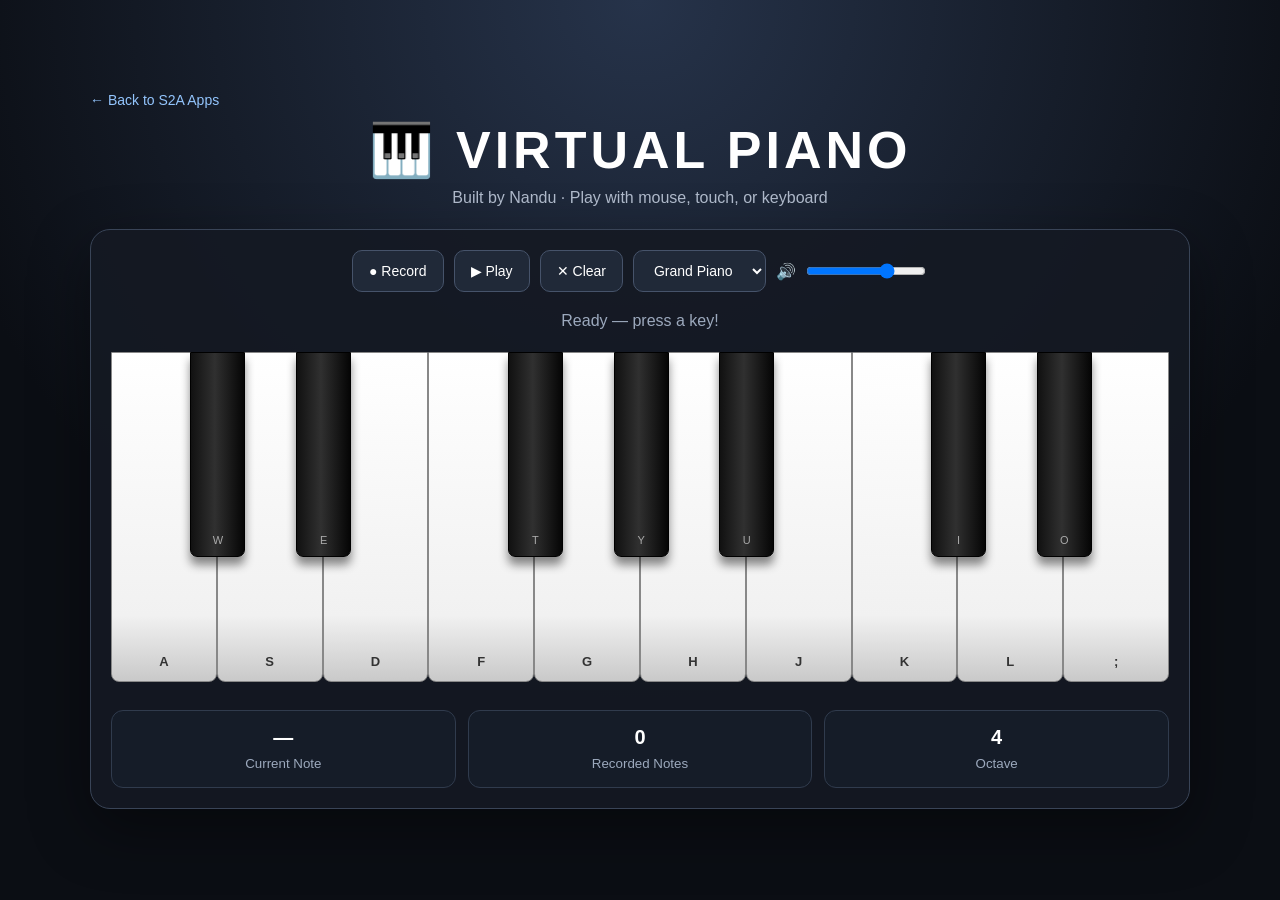
<file: games/piano.html>
<!DOCTYPE html>
<html lang="en">
<head>
<meta charset="UTF-8">
<meta name="viewport" content="width=device-width, initial-scale=1.0">
<title>Virtual Piano</title>

<style>
* {
    box-sizing: border-box;
}

body.embed {
    padding: 12px;
    min-height: auto;
    align-items: stretch;
}

body.embed header {
    margin-bottom: 12px;
}

body.embed h1 {
    font-size: clamp(22px, 4vw, 34px);
    letter-spacing: 2px;
}

body.embed .subtitle,
body.embed .site-back {
    display: none;
}

.site-back {
    display: inline-block;
    margin-bottom: 12px;
    color: #93c5fd;
    text-decoration: none;
    font-size: 14px;
}

.site-back:hover {
    text-decoration: underline;
}

body {
    margin: 0;
    min-height: 100vh;
    font-family: Arial, sans-serif;
    background:
        radial-gradient(circle at top, #26334a, #0b0e14 65%);
    color: white;
    display: flex;
    justify-content: center;
    align-items: center;
    padding: 25px;
}

.app {
    width: min(1100px, 100%);
}

header {
    text-align: center;
    margin-bottom: 22px;
}

h1 {
    margin: 0;
    font-size: clamp(30px, 5vw, 52px);
    letter-spacing: 4px;
}

.subtitle {
    margin-top: 8px;
    color: #aeb8c9;
}

.panel {
    background: rgba(20, 25, 35, 0.9);
    border: 1px solid #394457;
    border-radius: 20px;
    padding: 20px;
    box-shadow: 0 20px 60px rgba(0,0,0,.4);
}

.controls {
    display: flex;
    flex-wrap: wrap;
    gap: 10px;
    justify-content: center;
    margin-bottom: 20px;
}

button, select {
    border: 1px solid #46536a;
    background: #202938;
    color: white;
    padding: 11px 16px;
    border-radius: 10px;
    cursor: pointer;
    font-size: 14px;
}

button:hover, select:hover {
    background: #2b374a;
}

button.active {
    background: #3b82f6;
    border-color: #60a5fa;
}

.volume {
    display: flex;
    align-items: center;
    gap: 8px;
}

input[type="range"] {
    width: 120px;
}

.status {
    text-align: center;
    min-height: 25px;
    color: #9ca9bd;
    margin-bottom: 15px;
}

.piano-wrapper {
    overflow-x: auto;
    padding-bottom: 10px;
}

.piano {
    position: relative;
    height: 330px;
    min-width: 850px;
    display: flex;
    user-select: none;
    touch-action: none;
}

.key {
    position: relative;
    cursor: pointer;
    transition: transform .05s, filter .05s;
}

.white {
    flex: 1;
    height: 330px;
    background: linear-gradient(
        to bottom,
        #ffffff 0%,
        #f1f1f1 80%,
        #c9c9c9 100%
    );
    border: 1px solid #888;
    border-radius: 0 0 8px 8px;
    color: #333;
    z-index: 1;
}

.white span {
    position: absolute;
    bottom: 12px;
    left: 50%;
    transform: translateX(-50%);
    font-weight: bold;
    font-size: 13px;
}

.black {
    position: absolute;
    width: 55px;
    height: 205px;
    top: 0;
    background: linear-gradient(
        to right,
        #111,
        #303030 45%,
        #050505
    );
    border-radius: 0 0 7px 7px;
    border: 1px solid #000;
    z-index: 3;
    box-shadow: 0 8px 10px rgba(0,0,0,.45);
}

.black span {
    position: absolute;
    bottom: 10px;
    width: 100%;
    text-align: center;
    font-size: 11px;
    color: #aaa;
}

.key.active {
    filter: brightness(1.25);
}

.white.active {
    transform: translateY(4px);
    background: linear-gradient(
        to bottom,
        #dbeafe,
        #bfdbfe,
        #93c5fd
    );
}

.black.active {
    transform: translateY(4px);
    background: linear-gradient(
        to right,
        #172554,
        #2563eb,
        #172554
    );
}

.info {
    margin-top: 18px;
    display: grid;
    grid-template-columns: repeat(3, 1fr);
    gap: 12px;
}

.card {
    background: #151c28;
    border: 1px solid #303b4d;
    border-radius: 12px;
    padding: 15px;
    text-align: center;
}

.card strong {
    display: block;
    font-size: 20px;
    margin-bottom: 5px;
}

.card small {
    color: #9ca9bd;
}

.recording {
    color: #ff6b6b;
}

@media (max-width: 650px) {
    body {
        padding: 10px;
    }

    .panel {
        padding: 12px;
    }

    .info {
        grid-template-columns: 1fr;
    }
}
</style>
</head>

<body>

<div class="app">

<a class="site-back" href="../index.html#nandu-lab">← Back to S2A Apps</a>

<header>
    <h1>🎹 VIRTUAL PIANO</h1>
    <div class="subtitle">
        Built by Nandu · Play with mouse, touch, or keyboard
    </div>
</header>

<div class="panel">

    <div class="controls">

        <button id="recordBtn">● Record</button>
        <button id="playBtn">▶ Play</button>
        <button id="clearBtn">✕ Clear</button>

        <select id="waveform">
            <option value="sine">Soft</option>
            <option value="triangle" selected>Grand Piano</option>
            <option value="square">Electronic</option>
            <option value="sawtooth">Bright</option>
        </select>

        <div class="volume">
            🔊
            <input id="volume" type="range" min="0" max="100" value="70">
        </div>

    </div>

    <div id="status" class="status">
        Ready — press a key!
    </div>

    <div class="piano-wrapper">
        <div class="piano" id="piano">

            <!-- WHITE KEYS -->
            <div class="key white" data-note="C4" data-key="a">
                <span>A</span>
            </div>

            <div class="key white" data-note="D4" data-key="s">
                <span>S</span>
            </div>

            <div class="key white" data-note="E4" data-key="d">
                <span>D</span>
            </div>

            <div class="key white" data-note="F4" data-key="f">
                <span>F</span>
            </div>

            <div class="key white" data-note="G4" data-key="g">
                <span>G</span>
            </div>

            <div class="key white" data-note="A4" data-key="h">
                <span>H</span>
            </div>

            <div class="key white" data-note="B4" data-key="j">
                <span>J</span>
            </div>

            <div class="key white" data-note="C5" data-key="k">
                <span>K</span>
            </div>

            <div class="key white" data-note="D5" data-key="l">
                <span>L</span>
            </div>

            <div class="key white" data-note="E5" data-key=";">
                <span>;</span>
            </div>

            <!-- BLACK KEYS -->
            <div class="key black" data-note="C#4" data-key="w" style="left:7.5%;">
                <span>W</span>
            </div>

            <div class="key black" data-note="D#4" data-key="e" style="left:17.5%;">
                <span>E</span>
            </div>

            <div class="key black" data-note="F#4" data-key="t" style="left:37.5%;">
                <span>T</span>
            </div>

            <div class="key black" data-note="G#4" data-key="y" style="left:47.5%;">
                <span>Y</span>
            </div>

            <div class="key black" data-note="A#4" data-key="u" style="left:57.5%;">
                <span>U</span>
            </div>

            <div class="key black" data-note="C#5" data-key="i" style="left:77.5%;">
                <span>I</span>
            </div>

            <div class="key black" data-note="D#5" data-key="o" style="left:87.5%;">
                <span>O</span>
            </div>

        </div>
    </div>

    <div class="info">

        <div class="card">
            <strong id="currentNote">—</strong>
            <small>Current Note</small>
        </div>

        <div class="card">
            <strong id="noteCount">0</strong>
            <small>Recorded Notes</small>
        </div>

        <div class="card">
            <strong id="octave">4</strong>
            <small>Octave</small>
        </div>

    </div>

</div>
</div>

<script>
let audioContext = null;
let masterGain = null;

const activeVoices = new Map();
const pressedKeys = new Set();

let recording = false;
let recordedNotes = [];
let recordStart = 0;
let isPlaying = false;

const frequencies = {
    C4: 261.63,
    "C#4": 277.18,
    D4: 293.66,
    "D#4": 311.13,
    E4: 329.63,
    F4: 349.23,
    "F#4": 369.99,
    G4: 392.00,
    "G#4": 415.30,
    A4: 440.00,
    "A#4": 466.16,
    B4: 493.88,
    C5: 523.25,
    "C#5": 554.37,
    D5: 587.33,
    "D#5": 622.25,
    E5: 659.25
};

const piano = document.getElementById("piano");
const status = document.getElementById("status");
const currentNote = document.getElementById("currentNote");
const noteCount = document.getElementById("noteCount");
const recordBtn = document.getElementById("recordBtn");
const playBtn = document.getElementById("playBtn");
const clearBtn = document.getElementById("clearBtn");
const volume = document.getElementById("volume");
const waveform = document.getElementById("waveform");

function initAudio() {
    if (!audioContext) {
        audioContext = new (
            window.AudioContext ||
            window.webkitAudioContext
        )();

        masterGain = audioContext.createGain();
        masterGain.gain.value = volume.value / 100;
        masterGain.connect(audioContext.destination);
    }

    if (audioContext.state === "suspended") {
        audioContext.resume();
    }
}

volume.addEventListener("input", () => {
    if (masterGain) {
        masterGain.gain.value = volume.value / 100;
    }
});

function playNote(note) {
    initAudio();

    if (activeVoices.has(note)) return;

    const oscillator = audioContext.createOscillator();
    const gain = audioContext.createGain();

    oscillator.type = waveform.value;
    oscillator.frequency.value = frequencies[note];

    const now = audioContext.currentTime;

    gain.gain.setValueAtTime(0, now);
    gain.gain.linearRampToValueAtTime(0.9, now + 0.015);
    gain.gain.exponentialRampToValueAtTime(
        0.35,
        now + 0.15
    );

    oscillator.connect(gain);
    gain.connect(masterGain);

    oscillator.start();

    activeVoices.set(note, {
        oscillator,
        gain
    });

    currentNote.textContent = note;

    const key = getKey(note);
    if (key) key.classList.add("active");

    if (recording && !isPlaying) {
        recordedNotes.push({
            note: note,
            time: performance.now() - recordStart
        });

        noteCount.textContent = recordedNotes.length;
    }
}

function stopNote(note) {
    const voice = activeVoices.get(note);

    if (!voice) return;

    const now = audioContext.currentTime;

    voice.gain.gain.cancelScheduledValues(now);
    voice.gain.gain.setTargetAtTime(
        0.001,
        now,
        0.06
    );

    voice.oscillator.stop(now + 0.3);

    activeVoices.delete(note);

    const key = getKey(note);
    if (key) key.classList.remove("active");
}

function getKey(note) {
    return document.querySelector(
        `.key[data-note="${note}"]`
    );
}

function pressKey(key) {
    if (!key || pressedKeys.has(key)) return;

    pressedKeys.add(key);

    const note = key.dataset.note;
    playNote(note);
}

function releaseKey(key) {
    if (!key) return;

    pressedKeys.delete(key);

    const note = key.dataset.note;
    stopNote(note);
}

/* Mouse + touch */

document.querySelectorAll(".key").forEach(key => {

    key.addEventListener("pointerdown", event => {
        event.preventDefault();
        key.setPointerCapture(event.pointerId);
        pressKey(key);
    });

    key.addEventListener("pointerup", event => {
        event.preventDefault();
        releaseKey(key);
    });

    key.addEventListener("pointercancel", () => {
        releaseKey(key);
    });

    key.addEventListener("pointerleave", event => {
        if (event.buttons === 0) {
            releaseKey(key);
        }
    });
});

/* Computer keyboard */

document.addEventListener("keydown", event => {

    if (event.repeat) return;

    const key = document.querySelector(
        `.key[data-key="${event.key.toLowerCase()}"]`
    );

    if (key) {
        event.preventDefault();
        pressKey(key);
    }
});

document.addEventListener("keyup", event => {

    const key = document.querySelector(
        `.key[data-key="${event.key.toLowerCase()}"]`
    );

    if (key) {
        releaseKey(key);
    }
});

/* Recording */

recordBtn.addEventListener("click", () => {

    if (isPlaying) return;

    if (!recording) {

        recordedNotes = [];
        noteCount.textContent = "0";

        recording = true;
        recordStart = performance.now();

        recordBtn.classList.add("active");
        recordBtn.textContent = "■ Stop";

        status.textContent = "Recording...";

    } else {

        recording = false;

        recordBtn.classList.remove("active");
        recordBtn.textContent = "● Record";

        status.textContent =
            recordedNotes.length +
            " notes recorded";
    }
});

/* Playback */

playBtn.addEventListener("click", async () => {

    if (recordedNotes.length === 0 || isPlaying) {
        status.textContent = "Nothing recorded yet.";
        return;
    }

    isPlaying = true;
    playBtn.classList.add("active");
    status.textContent = "Playing recording...";

    for (let i = 0; i < recordedNotes.length; i++) {

        const item = recordedNotes[i];

        if (i > 0) {
            const previous =
                recordedNotes[i - 1];

            await wait(
                Math.max(
                    0,
                    item.time - previous.time
                )
            );
        }

        playNote(item.note);

        setTimeout(() => {
            stopNote(item.note);
        }, 300);
    }

    await wait(350);

    isPlaying = false;
    playBtn.classList.remove("active");

    status.textContent = "Playback finished.";
});

/* Clear */

clearBtn.addEventListener("click", () => {

    recordedNotes = [];
    noteCount.textContent = "0";

    status.textContent = "Recording cleared.";
});

/* Utility */

function wait(ms) {
    return new Promise(resolve =>
        setTimeout(resolve, ms)
    );
}

if (window.self !== window.top) {
    document.body.classList.add("embed");
}
</script>

</body>
</html>
</file>
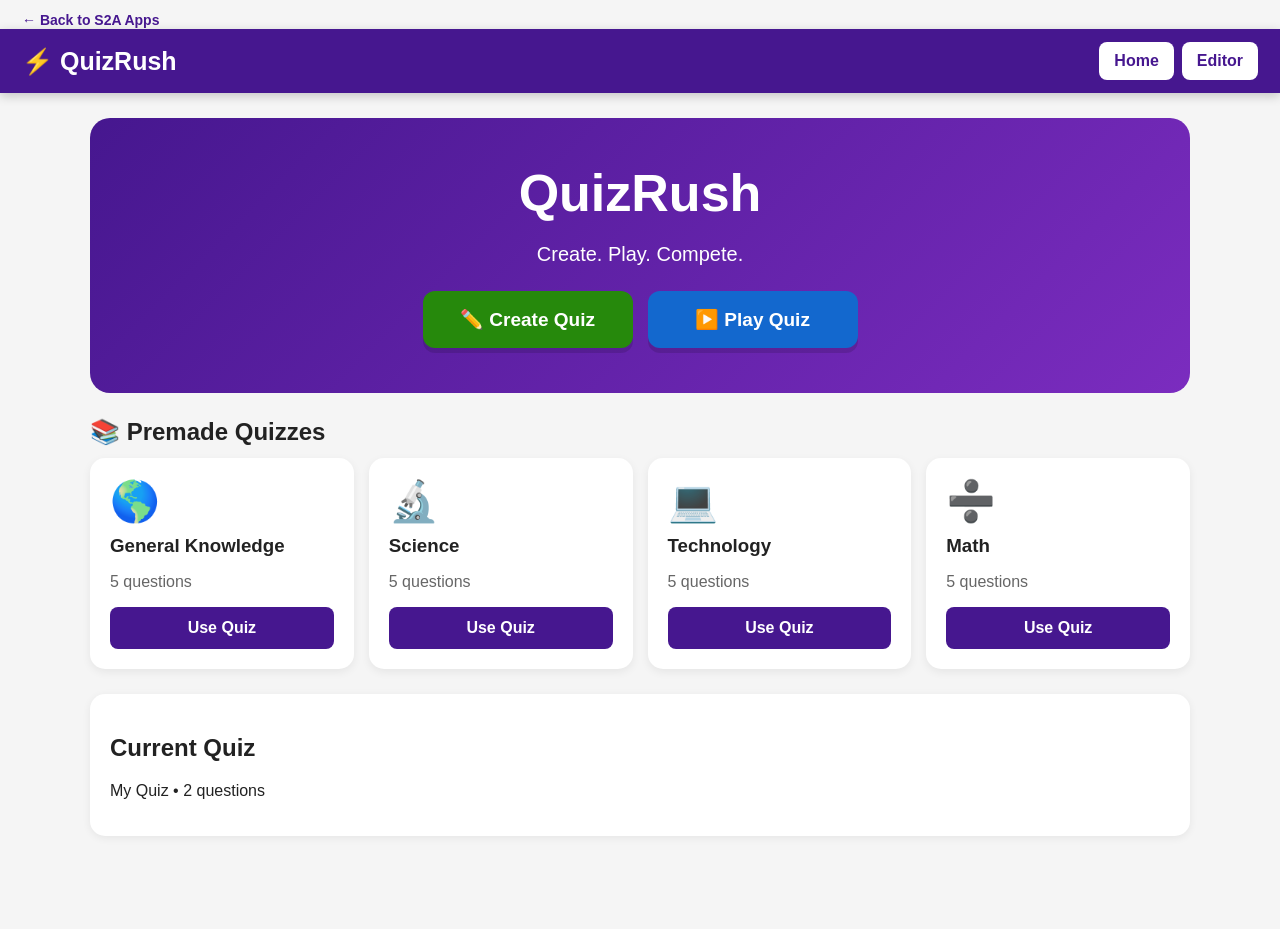
<file: games/quiz.html>
<!DOCTYPE html>
<html lang="en">
<head>
<meta charset="UTF-8">
<meta name="viewport" content="width=device-width,initial-scale=1.0">
<title>QuizRush</title>

<style>
*{
    box-sizing:border-box;
    user-select:none;
    -webkit-user-select:none;
}

.site-back{
    display:inline-block;
    margin:12px 0 0 22px;
    color:#46178f;
    text-decoration:none;
    font-size:14px;
    font-weight:bold;
}

.site-back:hover{
    text-decoration:underline;
}

body.embed .site-back{
    display:none;
}

body.embed header .header-buttons{
    display:none;
}

body.embed .screen{
    min-height:auto;
    padding:12px 16px 20px;
}

body.embed .hero h1{
    font-size:2rem;
}

body.embed .big-buttons{
    flex-direction:column;
}

body{
    margin:0;
    font-family:Arial,Helvetica,sans-serif;
    background:#f5f5f5;
    color:#222;
}

button,input,textarea,select{
    font:inherit;
}

button{
    cursor:pointer;
    border:0;
}

.hidden{
    display:none!important;
}

/* HEADER */

header{
    height:64px;
    background:#46178f;
    color:white;
    display:flex;
    align-items:center;
    justify-content:space-between;
    padding:0 22px;
    box-shadow:0 3px 10px #0003;
}

.logo{
    font-size:25px;
    font-weight:900;
}

.header-buttons{
    display:flex;
    gap:8px;
}

.header-buttons button{
    padding:10px 15px;
    border-radius:8px;
    background:white;
    color:#46178f;
    font-weight:bold;
}

/* GENERAL */

.screen{
    min-height:calc(100vh - 64px);
    padding:25px;
}

.back-btn{
    background:#fff;
    color:#46178f;
    border:2px solid #ddd;
    border-radius:9px;
    padding:10px 16px;
    font-weight:bold;
    margin-bottom:18px;
}

.back-btn:hover{
    background:#eee;
}

/* HOME */

.home{
    max-width:1100px;
    margin:auto;
}

.hero{
    background:linear-gradient(135deg,#46178f,#7b2cbf);
    color:white;
    border-radius:20px;
    padding:45px 20px;
    text-align:center;
    margin-bottom:25px;
}

.hero h1{
    font-size:52px;
    margin:0 0 10px;
}

.hero p{
    font-size:20px;
}

.big-buttons{
    display:flex;
    justify-content:center;
    gap:15px;
    flex-wrap:wrap;
    margin-top:25px;
}

.big-btn{
    min-width:210px;
    padding:17px 25px;
    border-radius:12px;
    color:white;
    font-size:19px;
    font-weight:bold;
    box-shadow:0 5px 0 #0002;
}

.create{
    background:#26890c;
}

.play{
    background:#1368ce;
}

/* PREMADE */

.section-title{
    margin:25px 0 12px;
}

.quiz-cards{
    display:grid;
    grid-template-columns:
        repeat(auto-fit,minmax(220px,1fr));
    gap:15px;
}

.quiz-card{
    background:white;
    border-radius:15px;
    padding:20px;
    box-shadow:0 3px 10px #0001;
    transition:.15s;
}

.quiz-card:hover{
    transform:translateY(-3px);
    box-shadow:0 6px 15px #0002;
}

.quiz-icon{
    font-size:40px;
}

.quiz-card h3{
    margin:10px 0 5px;
}

.quiz-card p{
    color:#666;
}

.quiz-card button{
    width:100%;
    padding:12px;
    background:#46178f;
    color:white;
    border-radius:8px;
    font-weight:bold;
}

/* EDITOR */

.editor{
    max-width:1100px;
    margin:auto;
}

.editor-top{
    display:flex;
    justify-content:space-between;
    align-items:center;
    gap:15px;
    margin-bottom:15px;
}

.editor-top h2{
    margin:0;
}

.editor-actions{
    display:flex;
    gap:8px;
    flex-wrap:wrap;
}

.small-btn{
    padding:10px 14px;
    border-radius:8px;
    background:white;
    border:2px solid #ddd;
    font-weight:bold;
}

.primary{
    background:#46178f;
    color:white;
    border-color:#46178f;
}

.quiz-settings{
    background:white;
    padding:20px;
    border-radius:15px;
    margin-bottom:20px;
    box-shadow:0 2px 8px #0001;
}

.quiz-settings label{
    display:block;
    font-weight:bold;
    margin-bottom:7px;
}

.quiz-settings input{
    width:100%;
    padding:12px;
    border:2px solid #ddd;
    border-radius:8px;
}

.question-card{
    background:white;
    border-radius:15px;
    padding:20px;
    margin-bottom:18px;
    box-shadow:0 2px 8px #0001;
}

.question-head{
    display:flex;
    justify-content:space-between;
    align-items:center;
    margin-bottom:12px;
}

.question-head h3{
    margin:0;
}

.delete-btn{
    background:#e21b3c;
    color:white;
    padding:8px 12px;
    border-radius:7px;
}

.question-text{
    width:100%;
    min-height:70px;
    resize:vertical;
    padding:12px;
    border:2px solid #ddd;
    border-radius:8px;
    margin-bottom:15px;
}

.answers{
    display:grid;
    grid-template-columns:1fr 1fr;
    gap:12px;
}

.answer-edit{
    padding:12px;
    border:3px solid #ddd;
    border-radius:10px;
}

.answer-edit.correct{
    border-color:#26890c;
    background:#efffea;
}

.answer-edit input[type="text"]{
    width:100%;
    padding:10px;
    border:2px solid #ddd;
    border-radius:7px;
}

.answer-edit label{
    display:block;
    margin-top:8px;
    font-size:13px;
    font-weight:bold;
}

.add-question{
    width:100%;
    padding:17px;
    border-radius:12px;
    background:#26890c;
    color:white;
    font-size:18px;
    font-weight:bold;
}

/* PLAY */

.play-area{
    min-height:100vh;
    display:flex;
    flex-direction:column;
    background:#46178f;
}

.play-top{
    background:#46178f;
    color:white;
    padding:15px 20px;
    display:flex;
    justify-content:space-between;
    align-items:center;
}

.play-back{
    background:white;
    color:#46178f;
    padding:9px 14px;
    border-radius:8px;
    font-weight:bold;
}

.play-controls{
    display:flex;
    align-items:center;
    gap:15px;
}

.progress{
    font-weight:bold;
}

.timer{
    background:white;
    color:#46178f;
    width:55px;
    height:55px;
    border-radius:50%;
    display:flex;
    align-items:center;
    justify-content:center;
    font-size:22px;
    font-weight:bold;
}

.question-display{
    background:#46178f;
    color:white;
    text-align:center;
    padding:25px 20px 45px;
}

.question-display h1{
    font-size:35px;
    max-width:900px;
    margin:10px auto;
}

.answer-grid{
    display:grid;
    grid-template-columns:1fr 1fr;
    flex:1;
    gap:12px;
    padding:12px;
    background:#f5f5f5;
}

.answer-btn{
    min-height:180px;
    border-radius:12px;
    color:white;
    font-size:28px;
    font-weight:bold;
    padding:20px;
    box-shadow:0 5px 0 #0003;
}

.answer-btn:nth-child(1){
    background:#e21b3c;
}

.answer-btn:nth-child(2){
    background:#1368ce;
}

.answer-btn:nth-child(3){
    background:#d89e00;
}

.answer-btn:nth-child(4){
    background:#26890c;
}

.answer-btn.disabled{
    opacity:.55;
    pointer-events:none;
}

/* RESULT */

.result{
    max-width:700px;
    margin:20px auto;
    text-align:center;
}

.result-box{
    background:white;
    border-radius:20px;
    padding:40px 20px;
    box-shadow:0 5px 20px #0002;
}

.score{
    font-size:70px;
    font-weight:900;
    color:#46178f;
}

.leaderboard{
    margin-top:25px;
    text-align:left;
}

.leader-row{
    display:flex;
    justify-content:space-between;
    background:#f2f2f2;
    padding:15px;
    margin:7px 0;
    border-radius:8px;
    font-weight:bold;
}

.file-label{
    display:inline-block;
    padding:10px 14px;
    border-radius:8px;
    background:white;
    border:2px solid #ddd;
    font-weight:bold;
    cursor:pointer;
}

#fileInput{
    display:none;
}

/* MOBILE */

@media(max-width:700px){

    .hero h1{
        font-size:38px;
    }

    .screen{
        padding:15px;
    }

    .answers{
        grid-template-columns:1fr;
    }

    .answer-grid{
        grid-template-columns:1fr;
    }

    .answer-btn{
        min-height:105px;
        font-size:21px;
    }

    .question-display h1{
        font-size:25px;
    }

    .editor-top{
        flex-direction:column;
        align-items:stretch;
    }

    .editor-actions{
        justify-content:center;
    }

    .play-top{
        padding:10px;
    }

    .play-back{
        font-size:13px;
    }
}
</style>
</head>

<body>

<a class="site-back" href="../index.html#nandu-lab">← Back to S2A Apps</a>

<header>

    <div class="logo">⚡ QuizRush</div>

    <div class="header-buttons">
        <button onclick="showHome()">Home</button>
        <button onclick="openEditor()">Editor</button>
    </div>

</header>


<!-- ================= HOME ================= -->

<section id="homeScreen" class="screen">

<div class="home">

    <div class="hero">

        <h1>QuizRush</h1>

        <p>Create. Play. Compete.</p>

        <div class="big-buttons">

            <button class="big-btn create"
                    onclick="openEditor()">
                ✏️ Create Quiz
            </button>

            <button class="big-btn play"
                    onclick="startQuiz()">
                ▶️ Play Quiz
            </button>

        </div>

    </div>


    <h2 class="section-title">
        📚 Premade Quizzes
    </h2>

    <div class="quiz-cards">

        <div class="quiz-card">

            <div class="quiz-icon">🌎</div>

            <h3>General Knowledge</h3>

            <p>5 questions</p>

            <button onclick="loadPremade(0)">
                Use Quiz
            </button>

        </div>


        <div class="quiz-card">

            <div class="quiz-icon">🔬</div>

            <h3>Science</h3>

            <p>5 questions</p>

            <button onclick="loadPremade(1)">
                Use Quiz
            </button>

        </div>


        <div class="quiz-card">

            <div class="quiz-icon">💻</div>

            <h3>Technology</h3>

            <p>5 questions</p>

            <button onclick="loadPremade(2)">
                Use Quiz
            </button>

        </div>


        <div class="quiz-card">

            <div class="quiz-icon">➗</div>

            <h3>Math</h3>

            <p>5 questions</p>

            <button onclick="loadPremade(3)">
                Use Quiz
            </button>

        </div>

    </div>


    <div class="quiz-settings" style="margin-top:25px">

        <h2>Current Quiz</h2>

        <p id="homeQuizInfo"></p>

    </div>

</div>

</section>


<!-- ================= EDITOR ================= -->

<section id="editorScreen" class="screen hidden">

<div class="editor">

    <button class="back-btn" onclick="showHome()">
        ← Back
    </button>

    <div class="editor-top">

        <h2>✏️ Quiz Editor</h2>

        <div class="editor-actions">

            <button class="small-btn"
                    onclick="saveQuiz()">
                💾 Save
            </button>

            <button class="small-btn"
                    onclick="exportQuiz()">
                📥 Export
            </button>

            <label class="file-label">
                📤 Import
                <input id="fileInput"
                       type="file"
                       accept=".json"
                       onchange="importQuiz(event)">
            </label>

            <button class="small-btn primary"
                    onclick="startQuiz()">
                ▶️ Play
            </button>

        </div>

    </div>


    <div class="quiz-settings">

        <label>Quiz title</label>

        <input id="quizTitle"
               placeholder="My Awesome Quiz"
               oninput="updateQuizTitle()">

    </div>


    <div id="questionsContainer"></div>


    <button class="add-question"
            onclick="addQuestion()">
        ➕ Add Question
    </button>

</div>

</section>


<!-- ================= PLAY ================= -->

<section id="playScreen" class="hidden">

<div class="play-area">

    <div class="play-top">

        <button class="play-back"
                onclick="leaveGame()">
            ← Back
        </button>

        <div class="play-controls">

            <div class="progress"
                 id="progress">
                Question 1 / 5
            </div>

            <div class="timer"
                 id="timer">
                20
            </div>

        </div>

    </div>


    <div class="question-display">

        <h1 id="questionText">
            Question
        </h1>

    </div>


    <div class="answer-grid"
         id="answerGrid">
    </div>

</div>

</section>


<!-- ================= RESULTS ================= -->

<section id="resultScreen" class="screen hidden">

<div class="result">

    <button class="back-btn"
            onclick="showHome()">
        ← Back to Home
    </button>


    <div class="result-box">

        <h1>🏆 Game Finished!</h1>

        <div class="score"
             id="finalScore">
            0
        </div>

        <p id="finalMessage">
            Nice work!
        </p>


        <div class="leaderboard">

            <h2>Leaderboard</h2>

            <div class="leader-row">

                <span>🥇 You</span>

                <span id="leaderScore">
                    0
                </span>

            </div>

        </div>


        <br>

        <button class="big-btn play"
                onclick="startQuiz()">
            🔄 Play Again
        </button>

        <br><br>

        <button class="small-btn"
                onclick="openEditor()">
            ✏️ Edit Quiz
        </button>

    </div>

</div>

</section>


<script>

/* =========================
   DEFAULT QUIZ
========================= */

let quiz = {

    title:"My Quiz",

    questions:[

        {
            question:"What is 2 + 2?",

            answers:[
                "3",
                "4",
                "5",
                "6"
            ],

            correct:1,
            time:20
        },

        {
            question:"Which planet is known as the Red Planet?",

            answers:[
                "Earth",
                "Mars",
                "Venus",
                "Jupiter"
            ],

            correct:1,
            time:20
        }

    ]
};


/* =========================
   PREMADE QUIZZES
========================= */

const premadeQuizzes = [

{
    title:"General Knowledge",

    questions:[

        {
            question:"What is the largest ocean on Earth?",
            answers:[
                "Atlantic Ocean",
                "Pacific Ocean",
                "Indian Ocean",
                "Arctic Ocean"
            ],
            correct:1,
            time:20
        },

        {
            question:"What is the capital of France?",
            answers:[
                "Madrid",
                "Rome",
                "Paris",
                "Berlin"
            ],
            correct:2,
            time:20
        },

        {
            question:"How many continents are there?",
            answers:[
                "5",
                "6",
                "7",
                "8"
            ],
            correct:2,
            time:20
        },

        {
            question:"Which animal is known as the King of the Jungle?",
            answers:[
                "Tiger",
                "Lion",
                "Elephant",
                "Bear"
            ],
            correct:1,
            time:20
        },

        {
            question:"Which language is primarily spoken in Brazil?",
            answers:[
                "Spanish",
                "Portuguese",
                "French",
                "English"
            ],
            correct:1,
            time:20
        }

    ]
},


{
    title:"Science",

    questions:[

        {
            question:"What gas do plants absorb?",
            answers:[
                "Oxygen",
                "Nitrogen",
                "Carbon dioxide",
                "Hydrogen"
            ],
            correct:2,
            time:20
        },

        {
            question:"What is H₂O?",
            answers:[
                "Salt",
                "Water",
                "Oxygen",
                "Hydrogen"
            ],
            correct:1,
            time:20
        },

        {
            question:"What force pulls objects toward Earth?",
            answers:[
                "Magnetism",
                "Gravity",
                "Friction",
                "Electricity"
            ],
            correct:1,
            time:20
        },

        {
            question:"Which organ pumps blood around the body?",
            answers:[
                "Lungs",
                "Brain",
                "Heart",
                "Kidney"
            ],
            correct:2,
            time:20
        },

        {
            question:"What is the closest star to Earth?",
            answers:[
                "Sirius",
                "The Sun",
                "Polaris",
                "Betelgeuse"
            ],
            correct:1,
            time:20
        }

    ]
},


{
    title:"Technology",

    questions:[

        {
            question:"What does CPU stand for?",
            answers:[
                "Central Processing Unit",
                "Computer Power Unit",
                "Central Program Utility",
                "Computer Processing User"
            ],
            correct:0,
            time:20
        },

        {
            question:"Which language is used to style web pages?",
            answers:[
                "HTML",
                "CSS",
                "Python",
                "C++"
            ],
            correct:1,
            time:20
        },

        {
            question:"Which device stores files permanently?",
            answers:[
                "RAM",
                "CPU",
                "SSD",
                "GPU"
            ],
            correct:2,
            time:20
        },

        {
            question:"What does USB stand for?",
            answers:[
                "Universal Serial Bus",
                "Universal System Board",
                "United Serial Bus",
                "User Storage Base"
            ],
            correct:0,
            time:20
        },

        {
            question:"Which component is mainly used for graphics processing?",
            answers:[
                "GPU",
                "RAM",
                "PSU",
                "CPU"
            ],
            correct:0,
            time:20
        }

    ]
},


{
    title:"Math",

    questions:[

        {
            question:"What is 7 × 8?",
            answers:[
                "54",
                "56",
                "64",
                "48"
            ],
            correct:1,
            time:15
        },

        {
            question:"What is 100 ÷ 4?",
            answers:[
                "20",
                "25",
                "30",
                "40"
            ],
            correct:1,
            time:15
        },

        {
            question:"What is 15 + 27?",
            answers:[
                "32",
                "40",
                "42",
                "44"
            ],
            correct:2,
            time:15
        },

        {
            question:"What is 9²?",
            answers:[
                "18",
                "72",
                "81",
                "90"
            ],
            correct:2,
            time:15
        },

        {
            question:"What is half of 50?",
            answers:[
                "20",
                "25",
                "30",
                "35"
            ],
            correct:1,
            time:15
        }

    ]
}

];


/* =========================
   STATE
========================= */

let currentQuestion=0;
let score=0;
let timerValue=20;
let timerInterval=null;
let answered=false;


/* =========================
   SCREEN CONTROL
========================= */

function hideAll(){

    document.getElementById("homeScreen")
        .classList.add("hidden");

    document.getElementById("editorScreen")
        .classList.add("hidden");

    document.getElementById("playScreen")
        .classList.add("hidden");

    document.getElementById("resultScreen")
        .classList.add("hidden");
}


function showHome(){

    clearInterval(timerInterval);

    hideAll();

    document.getElementById("homeScreen")
        .classList.remove("hidden");

    updateHomeInfo();
}


/* =========================
   PREMADE
========================= */

function loadPremade(index){

    /*
       structuredClone creates a separate copy,
       so editing the premade quiz doesn't
       modify the original.
    */

    quiz =
        JSON.parse(
            JSON.stringify(
                premadeQuizzes[index]
            )
        );

    saveQuiz(false);

    alert(
        "Loaded: " +
        quiz.title
    );

    openEditor();
}


/* =========================
   HOME
========================= */

function updateHomeInfo(){

    document.getElementById("homeQuizInfo")
        .textContent =
        quiz.title +
        " • " +
        quiz.questions.length +
        " questions";
}


/* =========================
   EDITOR
========================= */

function updateQuizTitle(){

    quiz.title =
        document.getElementById("quizTitle").value ||
        "My Quiz";

    saveQuiz(false);
}


function openEditor(){

    hideAll();

    document.getElementById("editorScreen")
        .classList.remove("hidden");

    renderEditor();
}


function renderEditor(){

    document.getElementById("quizTitle").value =
        quiz.title;

    const container =
        document.getElementById(
            "questionsContainer"
        );

    container.innerHTML="";


    quiz.questions.forEach((q,index)=>{

        const card =
            document.createElement("div");

        card.className="question-card";


        card.innerHTML=`

            <div class="question-head">

                <h3>
                    Question ${index+1}
                </h3>

                <button
                    class="delete-btn"
                    onclick="deleteQuestion(${index})">
                    🗑️ Delete
                </button>

            </div>


            <textarea
                class="question-text"
                placeholder="Type your question..."
                oninput="editQuestion(${index},this.value)"
            >${escapeHTML(q.question)}</textarea>


            <div class="answers">

                ${q.answers.map((answer,aIndex)=>`

                    <div class="answer-edit
                    ${q.correct===aIndex ? "correct":""}">

                        <input
                            type="text"
                            value="${escapeAttribute(answer)}"
                            placeholder="Answer ${aIndex+1}"
                            oninput="editAnswer(
                                ${index},
                                ${aIndex},
                                this.value
                            )">

                        <label>

                            <input
                                type="radio"
                                name="correct${index}"
                                ${q.correct===aIndex
                                    ?"checked":""
                                }
                                onchange="setCorrect(
                                    ${index},
                                    ${aIndex}
                                )">

                            Correct answer

                        </label>

                    </div>

                `).join("")}

            </div>


            <br>


            <label>
                Time limit:

                <select
                    onchange="setTime(
                        ${index},
                        this.value
                    )">

                    <option value="10"
                        ${q.time==10?"selected":""}>
                        10 seconds
                    </option>

                    <option value="20"
                        ${q.time==20?"selected":""}>
                        20 seconds
                    </option>

                    <option value="30"
                        ${q.time==30?"selected":""}>
                        30 seconds
                    </option>

                    <option value="60"
                        ${q.time==60?"selected":""}>
                        60 seconds
                    </option>

                </select>

            </label>

        `;


        container.appendChild(card);

    });

}


function addQuestion(){

    quiz.questions.push({

        question:"New question",

        answers:[
            "Answer 1",
            "Answer 2",
            "Answer 3",
            "Answer 4"
        ],

        correct:0,

        time:20

    });

    renderEditor();

    saveQuiz(false);
}


function deleteQuestion(index){

    if(quiz.questions.length<=1){

        alert(
            "You need at least one question."
        );

        return;
    }

    quiz.questions.splice(index,1);

    renderEditor();

    saveQuiz(false);
}


function editQuestion(index,value){

    quiz.questions[index].question=value;

    saveQuiz(false);
}


function editAnswer(index,aIndex,value){

    quiz.questions[index]
        .answers[aIndex]=value;

    saveQuiz(false);
}


function setCorrect(index,aIndex){

    quiz.questions[index].correct=aIndex;

    renderEditor();

    saveQuiz(false);
}


function setTime(index,value){

    quiz.questions[index].time=
        Number(value);

    saveQuiz(false);
}


/* =========================
   PLAY
========================= */

function startQuiz(){

    if(!quiz.questions.length){

        alert("Add at least one question!");

        return;
    }

    hideAll();

    document.getElementById("playScreen")
        .classList.remove("hidden");

    currentQuestion=0;
    score=0;

    showQuestion();
}


function leaveGame(){

    if(
        confirm(
            "Leave this game and return home?"
        )
    ){

        clearInterval(timerInterval);

        showHome();

    }

}


function showQuestion(){

    clearInterval(timerInterval);

    answered=false;

    const q =
        quiz.questions[currentQuestion];


    document.getElementById("progress")
        .textContent =
        "Question " +
        (currentQuestion+1) +
        " / " +
        quiz.questions.length;


    document.getElementById("questionText")
        .textContent=q.question;


    const grid =
        document.getElementById("answerGrid");

    grid.innerHTML="";


    let answers =
        q.answers.map((text,index)=>({

            text:text,

            originalIndex:index

        }));


    answers.sort(
        ()=>Math.random()-0.5
    );


    answers.forEach(answer=>{

        const btn =
            document.createElement("button");

        btn.className="answer-btn";

        btn.textContent=answer.text;

        btn.onclick=()=>{
            chooseAnswer(
                answer.originalIndex,
                btn
            );
        };

        grid.appendChild(btn);

    });


    timerValue=q.time || 20;

    updateTimer();


    timerInterval=setInterval(()=>{

        timerValue--;

        updateTimer();

        if(timerValue<=0){

            clearInterval(timerInterval);

            timeUp();

        }

    },1000);

}


function updateTimer(){

    document.getElementById("timer")
        .textContent=timerValue;

}


function chooseAnswer(index,button){

    if(answered) return;

    answered=true;

    clearInterval(timerInterval);


    const q =
        quiz.questions[currentQuestion];


    const buttons =
        document.querySelectorAll(
            ".answer-btn"
        );


    buttons.forEach(b=>{
        b.classList.add("disabled");
    });


    if(index===q.correct){

        const points =
            500 +
            Math.round(
                500 *
                (
                    timerValue /
                    (q.time || 20)
                )
            );

        score+=points;

        button.style.outline=
            "7px solid white";

    }else{

        button.style.opacity="0.4";

        buttons.forEach(b=>{

            if(
                b.textContent===
                q.answers[q.correct]
            ){

                b.style.outline=
                    "7px solid white";

            }

        });

    }


    setTimeout(
        nextQuestion,
        1200
    );

}


function timeUp(){

    answered=true;

    const q =
        quiz.questions[currentQuestion];


    const buttons =
        document.querySelectorAll(
            ".answer-btn"
        );


    buttons.forEach(b=>{

        b.classList.add("disabled");

        if(
            b.textContent===
            q.answers[q.correct]
        ){

            b.style.outline=
                "7px solid white";

        }

    });


    setTimeout(
        nextQuestion,
        1200
    );

}


function nextQuestion(){

    currentQuestion++;

    if(
        currentQuestion>=
        quiz.questions.length
    ){

        showResults();

    }else{

        showQuestion();

    }

}


/* =========================
   RESULTS
========================= */

function showResults(){

    clearInterval(timerInterval);

    hideAll();

    document.getElementById("resultScreen")
        .classList.remove("hidden");


    document.getElementById("finalScore")
        .textContent=score;


    document.getElementById("leaderScore")
        .textContent=score;


    let message="Keep going!";


    if(score>=4000)
        message="🔥 Incredible!";

    else if(score>=2500)
        message="⭐ Great job!";

    else if(score>=1000)
        message="👍 Nice work!";


    document.getElementById("finalMessage")
        .textContent=message;

}


/* =========================
   SAVE
========================= */

function saveQuiz(showMessage=true){

    localStorage.setItem(
        "quizrushQuiz",
        JSON.stringify(quiz)
    );

    if(showMessage){

        alert("Quiz saved!");

    }

    updateHomeInfo();

}


function loadQuiz(){

    const saved =
        localStorage.getItem(
            "quizrushQuiz"
        );


    if(!saved) return;


    try{

        quiz=JSON.parse(saved);

    }catch(e){

        console.log(
            "Could not load saved quiz."
        );

    }

}


/* =========================
   EXPORT
========================= */

function exportQuiz(){

    const data =
        JSON.stringify(
            quiz,
            null,
            2
        );


    const blob =
        new Blob(
            [data],
            {
                type:"application/json"
            }
        );


    const url =
        URL.createObjectURL(blob);


    const a =
        document.createElement("a");


    a.href=url;


    a.download =
        (
            quiz.title ||
            "quiz"
        )
        .replace(
            /[^a-z0-9]/gi,
            "_"
        )
        +
        ".json";


    a.click();


    URL.revokeObjectURL(url);

}


/* =========================
   IMPORT
========================= */

function importQuiz(event){

    const file =
        event.target.files[0];


    if(!file) return;


    const reader =
        new FileReader();


    reader.onload=function(){

        try{

            const imported =
                JSON.parse(
                    reader.result
                );


            if(
                !imported.questions ||
                !Array.isArray(
                    imported.questions
                )
            ){

                throw new Error();

            }


            quiz=imported;


            saveQuiz(false);

            renderEditor();


            alert(
                "Quiz imported!"
            );


        }catch(e){

            alert(
                "Invalid quiz file."
            );

        }

    };


    reader.readAsText(file);

}


/* =========================
   SECURITY HELPERS
========================= */

function escapeHTML(text){

    return String(text)
        .replace(/&/g,"&amp;")
        .replace(/</g,"&lt;")
        .replace(/>/g,"&gt;")
        .replace(/"/g,"&quot;")
        .replace(/'/g,"&#039;");

}


function escapeAttribute(text){

    return escapeHTML(text);

}


/* =========================
   START
========================= */

loadQuiz();

updateHomeInfo();

showHome();

if (window.self !== window.top) {
    document.body.classList.add("embed");
}

</script>

</body>
</html>
</file>
